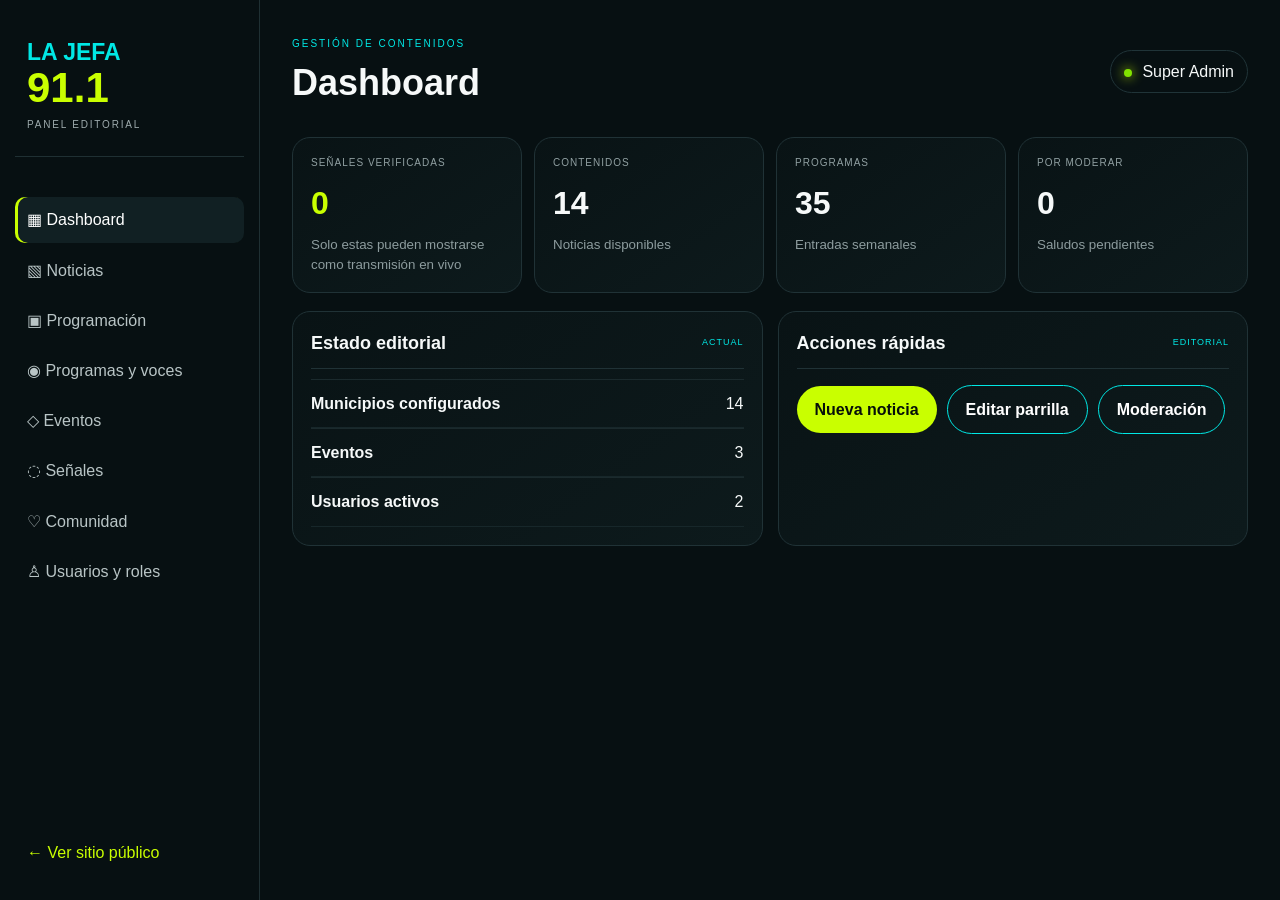
<file: admin.html>
<!doctype html>
<html lang="es">
<head>
  <meta charset="utf-8" />
  <meta name="viewport" content="width=device-width, initial-scale=1" />
  <meta name="theme-color" content="#070b0c" />
  <title>La Jefa 91.1 · Panel editorial</title>
  <link rel="stylesheet" href="assets/css/styles.css" />
</head>
<body class="admin-body">
  <aside class="admin-sidebar">
    <a class="admin-logo" href="index.html" aria-label="Volver a La Jefa 91.1"><strong>LA JEFA</strong><b>91.1</b><span>PANEL EDITORIAL</span></a>
    <nav id="adminNav" aria-label="Administración">
      <button class="active" data-admin-view="dashboard">▦ Dashboard</button>
      <button data-admin-view="noticias">▧ Noticias</button>
      <button data-admin-view="programacion">▣ Programación</button>
      <button data-admin-view="contenidos">◉ Programas y voces</button>
      <button data-admin-view="eventos">◇ Eventos</button>
      <button data-admin-view="senales">◌ Señales</button>
      <button data-admin-view="comunidad">♡ Comunidad</button>
      <button data-admin-view="usuarios">♙ Usuarios y roles</button>
    </nav>
    <a class="admin-back" href="index.html">← Ver sitio público</a>
  </aside>
  <main class="admin-main">
    <header class="admin-top">
      <div><span>GESTIÓN DE CONTENIDOS</span><h1 id="adminTitle">Dashboard</h1></div>
      <div class="admin-profile"><span class="status-dot"></span> Super Admin</div>
    </header>
    <section id="adminContent" aria-live="polite"></section>
  </main>
  <dialog class="modal admin-editor-modal" id="adminModal"><button class="modal-close" data-close-modal aria-label="Cerrar">×</button><div id="adminModalContent"></div></dialog>
  <div class="toast" id="adminToast" role="status" aria-live="polite"></div>
  <script src="assets/js/admin.js"></script>
</body>
</html>
</file>
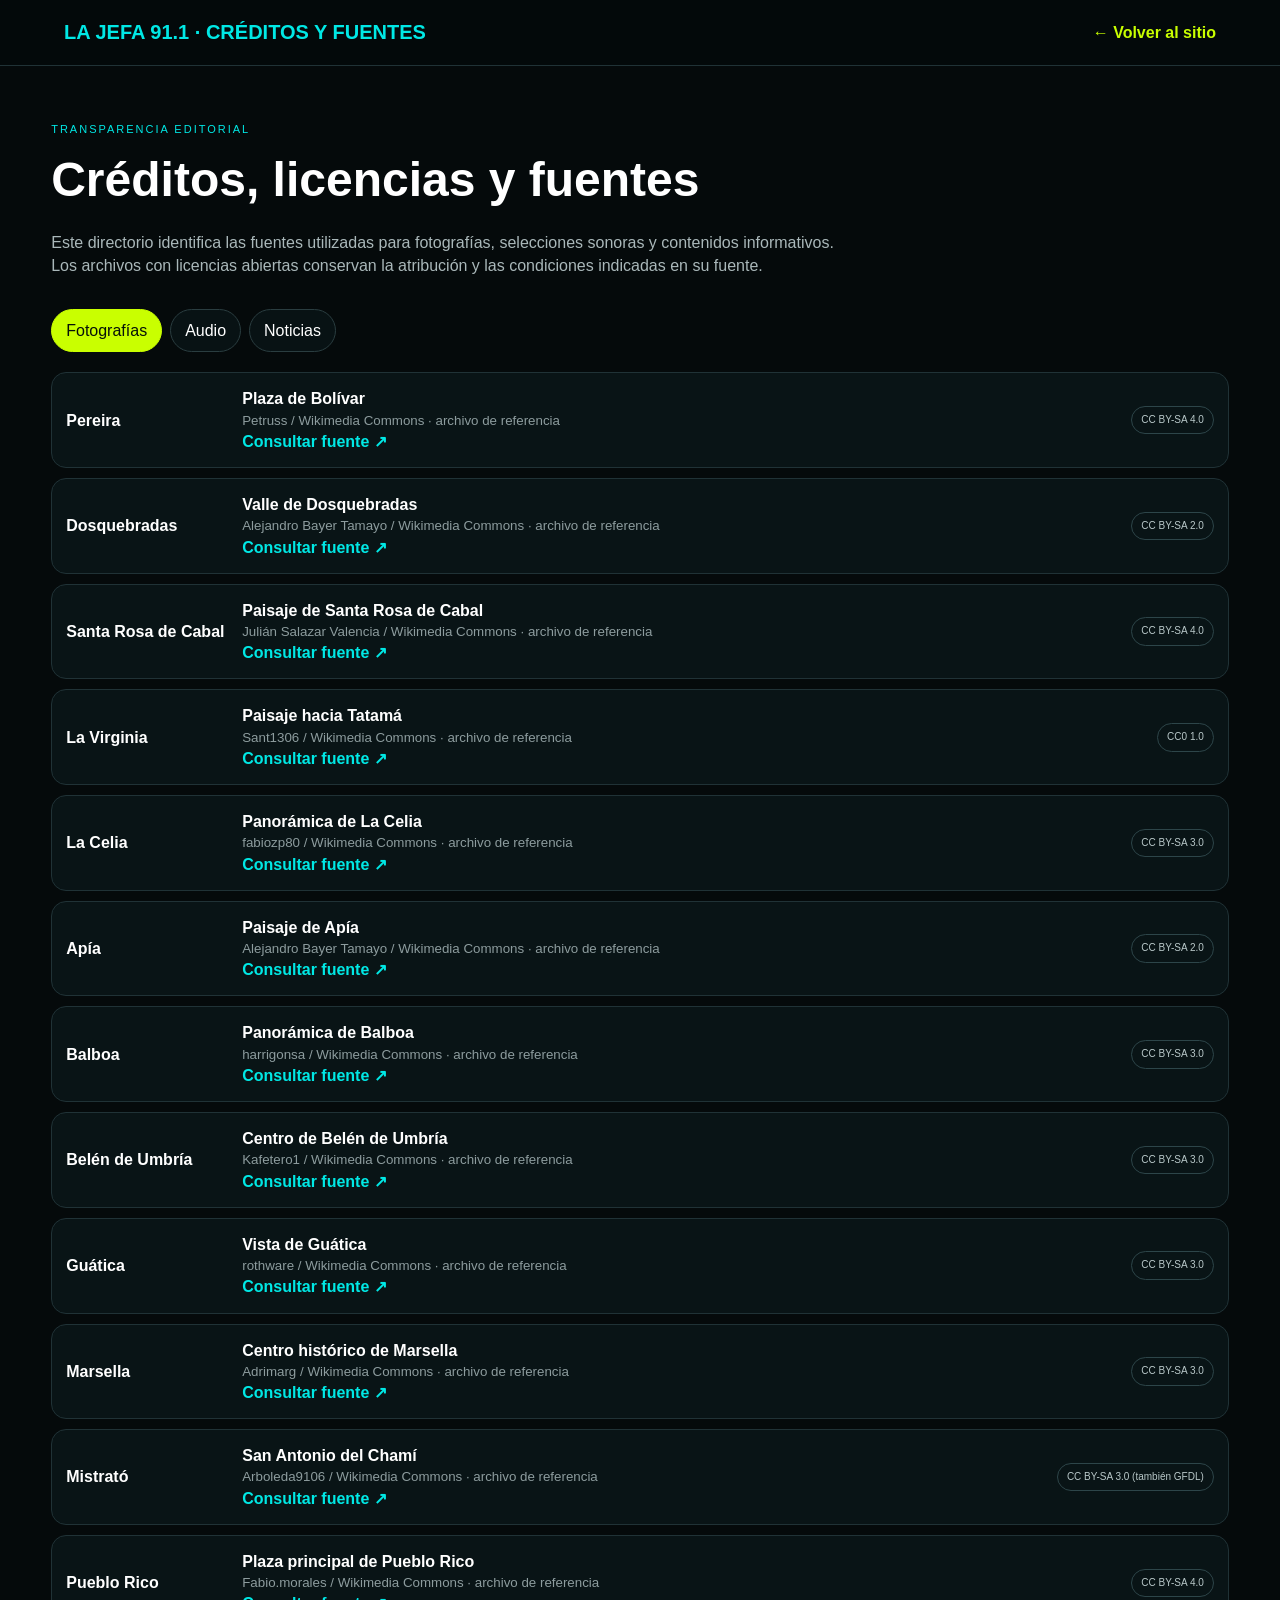
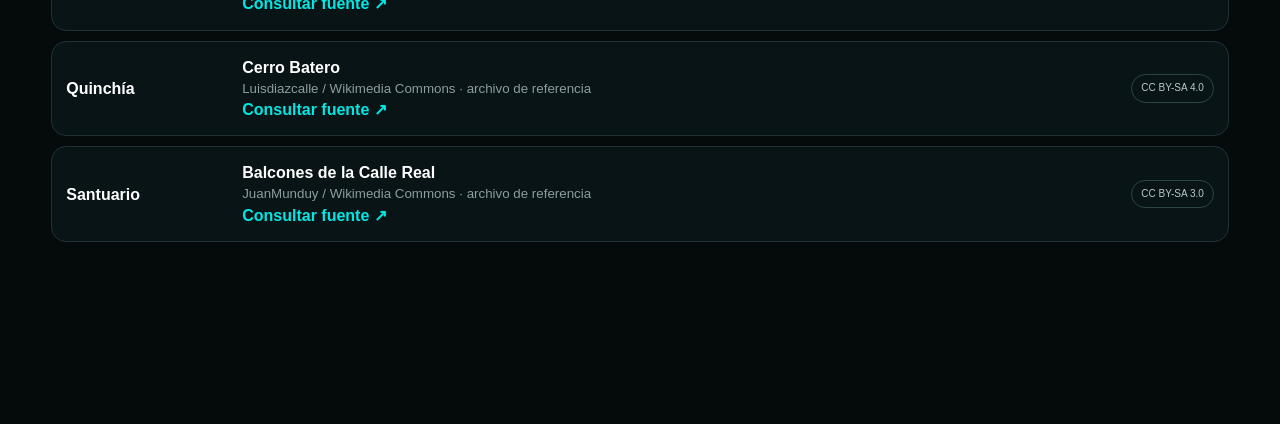
<file: credits.html>
<!doctype html>
<html lang="es">
<head>
  <meta charset="utf-8" />
  <meta name="viewport" content="width=device-width, initial-scale=1" />
  <meta name="theme-color" content="#070b0c" />
  <title>Créditos y fuentes · La Jefa 91.1</title>
  <link rel="stylesheet" href="assets/css/styles.css" />
</head>
<body class="credits-page">
  <header class="credits-header"><b>LA JEFA 91.1 · CRÉDITOS Y FUENTES</b><a href="index.html">← Volver al sitio</a></header>
  <main class="credits-main">
    <header><span>TRANSPARENCIA EDITORIAL</span><h1>Créditos, licencias y fuentes</h1><p>Este directorio identifica las fuentes utilizadas para fotografías, selecciones sonoras y contenidos informativos. Los archivos con licencias abiertas conservan la atribución y las condiciones indicadas en su fuente.</p></header>
    <nav class="credits-tabs" id="creditsTabs" aria-label="Tipos de fuente"><button class="active" data-credit-type="images">Fotografías</button><button data-credit-type="audio">Audio</button><button data-credit-type="news">Noticias</button></nav>
    <section class="credits-list" id="creditsList" aria-live="polite"></section>
  </main>
  <script src="assets/js/credits.js"></script>
</body>
</html>
</file>
<file: assets/css/styles.css>
:root{--bg:#030708;--panel:#0a1113;--panel2:#10191c;--text:#f6f9f9;--muted:#9ba7a9;--lime:#c9ff00;--lime2:#aee900;--cyan:#00e8e5;--cyan2:#17cfd1;--line:#243235;--danger:#ff4d67;--shadow:0 24px 60px rgba(0,0,0,.38);--radius:22px;--player-h:92px;--header-h:78px}
*{box-sizing:border-box}html{scroll-behavior:smooth;scroll-padding-top:88px}body{margin:0;background:linear-gradient(180deg,#030708,#061012 55%,#030708);color:var(--text);font-family:Inter,Segoe UI,Arial,sans-serif;line-height:1.45;padding-bottom:var(--player-h)}a{color:inherit;text-decoration:none}button,input,textarea,select{font:inherit}button{cursor:pointer}.site-header{height:var(--header-h);position:sticky;top:0;z-index:100;display:grid;grid-template-columns:auto 1px 1fr auto;align-items:center;gap:28px;padding:0 24px;background:rgba(2,7,8,.96);border-top:2px solid #6d3030;border-bottom:1px solid rgba(255,255,255,.06);backdrop-filter:blur(14px)}.brand{display:flex;align-items:center;position:relative;min-width:260px}.brand-berries{position:absolute;left:-22px;top:-12px;color:#d9233b;letter-spacing:-4px;font-size:22px;transform:rotate(-18deg)}.brand-copy{display:grid;grid-template-columns:auto auto;grid-template-rows:auto auto;column-gap:8px;line-height:.86}.brand-copy strong{grid-column:1/3;color:#21e2e7;font-size:27px;letter-spacing:.5px}.brand-copy b{font-size:50px;color:var(--lime);font-weight:900}.brand-copy em{font-style:normal;font-weight:900;font-size:20px;align-self:end;padding-bottom:8px}.header-divider{height:36px;background:var(--cyan);opacity:.8}.desktop-nav{display:flex;height:100%;align-items:stretch;gap:32px}.desktop-nav a{display:flex;align-items:center;font-weight:750;color:#ecf1f1;position:relative;white-space:nowrap}.desktop-nav a.active{color:var(--lime)}.desktop-nav a.active:after{content:"";height:4px;position:absolute;bottom:12px;left:0;right:0;background:var(--lime);border-radius:99px}.header-actions{display:flex;align-items:center;gap:12px}.live-cta{border:0;border-radius:999px;background:var(--lime);color:#05100a;font-weight:950;padding:13px 22px;box-shadow:0 0 20px rgba(201,255,0,.14)}.icon-btn{width:43px;height:43px;border:0;background:transparent;color:#fff;font-size:27px;border-radius:12px}.icon-btn:hover{background:#10191b}.menu-btn{font-size:22px}
.hero{height:min(560px,61vh);min-height:470px;position:relative;overflow:hidden;background:#071012}.hero-bg{position:absolute;inset:0}.hero-bg img{width:100%;height:100%;object-fit:cover;object-position:center}.hero-video-shell{position:absolute;right:0;top:0;width:49%;height:100%;overflow:hidden;mask-image:linear-gradient(90deg,transparent 0,#000 18%,#000 100%);-webkit-mask-image:linear-gradient(90deg,transparent 0,#000 18%,#000 100%)}.hero-video{width:100%;height:100%;object-fit:cover;object-position:center}.hero-shade{position:absolute;inset:0;background:linear-gradient(90deg,rgba(1,5,6,.92) 0,rgba(1,5,6,.72) 23%,rgba(1,5,6,.17) 48%,rgba(1,5,6,.02) 75%),linear-gradient(0deg,rgba(1,7,8,.72) 0,transparent 34%)}.hero-content{position:relative;z-index:2;width:min(720px,55%);padding:54px 0 0 56px}.hero-kicker{display:none;color:var(--cyan);font-size:12px;letter-spacing:2.3px}.hero h1{margin:0;display:flex;flex-direction:column;font-style:italic;line-height:.9;text-transform:uppercase;text-shadow:0 4px 20px rgba(0,0,0,.45)}.hero h1 span{font-size:58px}.hero h1 strong{font-size:76px;color:var(--lime);font-weight:950}.hero-content>p{margin:12px 0 25px;font-style:italic;font-size:31px;font-weight:650}.hero-player-card{width:min(590px,100%);height:102px;border:1.5px solid #d8e4e2;border-radius:24px;background:linear-gradient(90deg,rgba(5,14,15,.94),rgba(13,36,25,.87));display:flex;align-items:center;gap:18px;padding:14px 22px;box-shadow:var(--shadow),inset 0 0 28px rgba(201,255,0,.07)}.hero-play,.player-circle{border:0;border-radius:50%;display:grid;place-items:center;background:var(--lime);color:#061109;box-shadow:0 0 22px rgba(201,255,0,.55);font-weight:950}.hero-play{width:66px;height:66px;font-size:25px;flex:0 0 auto}.hero-player-line{height:60px;width:2px;background:var(--lime)}.hero-player-meta{display:flex;flex-direction:column;white-space:nowrap}.hero-player-meta b{color:var(--lime);font-size:20px}.hero-player-meta strong{font-size:21px}.hero-player-meta small{font-size:11px;color:#b3c0c0}.mini-wave,.waveform{display:flex;align-items:center;justify-content:center;gap:2px;overflow:hidden}.mini-wave{height:56px;flex:1}.mini-wave i,.waveform i{display:block;width:3px;height:var(--h);background:linear-gradient(180deg,var(--lime),var(--cyan));border-radius:4px;animation:wave 1.05s ease-in-out infinite alternate;animation-delay:calc(var(--i)*-35ms)}@keyframes wave{0%{transform:scaleY(.28);opacity:.65}100%{transform:scaleY(1);opacity:1}}body:not(.audio-playing) .waveform i,body:not(.audio-playing) .mini-wave i{animation-play-state:paused;transform:scaleY(.45)}
.municipality-strip{min-height:78px;display:flex;align-items:center;gap:20px;padding:10px 5%;background:linear-gradient(180deg,#061012,#071113);border-bottom:1px solid #182326;position:relative;z-index:4}.municipality-label{font-weight:700;white-space:nowrap}.municipality-label span{margin-right:8px}.municipality-chips{display:flex;gap:14px;flex:1}.municipality-chip{min-width:150px;border:2px solid var(--cyan2);background:#071011;color:#fff;border-radius:999px;padding:10px 18px;font-weight:800;display:flex;gap:12px;align-items:center;justify-content:center}.municipality-chip.active{border-color:var(--lime);background:var(--lime);color:#061109}.more-municipalities{border:0;background:transparent;color:var(--lime);font-weight:850;white-space:nowrap}.section-wrap{width:min(1600px,96%);margin-inline:auto}.dashboard-row{display:grid;grid-template-columns:1.1fr 1.15fr 1fr;gap:16px;padding:16px 0 12px}.home-panel{min-width:0}.panel-title-row{display:flex;align-items:center;justify-content:space-between;border-bottom:2px solid #3b4648;padding:0 14px 11px}.panel-title-row h2{margin:0;font-size:20px}.panel-title-row a{color:var(--lime);font-weight:800;font-size:14px}.cyan-icon{color:var(--cyan);font-size:24px;margin-right:8px}.featured-news{margin-top:12px;background:linear-gradient(135deg,#0a1214,#111b1e);border-radius:17px;padding:12px;display:grid;grid-template-columns:1.25fr 1fr;gap:16px;min-height:188px;box-shadow:inset 0 0 0 1px rgba(255,255,255,.03)}.featured-news img{width:100%;height:100%;object-fit:cover;border-radius:13px;min-height:164px}.featured-news h3{font-size:20px;line-height:1.13;margin:8px 0}.featured-news p{font-size:13px;color:#c1cbcc}.content-tag{font-size:10px;font-weight:900;color:#08110b;background:var(--lime);padding:3px 7px;border-radius:99px}.text-link{border:0;background:transparent;color:var(--lime);font-weight:800;padding:0}.schedule-list{display:grid;gap:8px;margin-top:12px}.schedule-item{display:grid;grid-template-columns:116px 1fr 30px;align-items:center;gap:12px;background:linear-gradient(90deg,#0c1517,#111a1c);border-radius:14px;padding:10px 12px;border:1px solid rgba(255,255,255,.04)}.schedule-item time{border:1.5px solid var(--cyan);border-radius:11px;padding:7px;text-align:center;font-weight:850}.schedule-item div{display:flex;flex-direction:column}.schedule-item small{color:#b4bfc0}.schedule-item>span{color:var(--lime);font-size:22px}.schedule-item.current{box-shadow:inset 4px 0 0 var(--lime)}.host-grid.mini{display:grid;grid-template-columns:repeat(3,1fr);gap:8px;margin-top:12px}.host-card{height:188px;padding:0;border:1px solid #334144;border-radius:13px;overflow:hidden;background:#0a1113;position:relative}.host-card img{width:100%;height:100%;object-fit:cover}.host-card span{position:absolute;left:0;right:0;bottom:0;padding:26px 8px 8px;background:linear-gradient(transparent,rgba(0,0,0,.88));color:#fff;font-size:11px;font-weight:800;opacity:0;transition:.2s}.host-card:hover span{opacity:1}
.content-section{padding-top:72px;padding-bottom:36px}.section-heading{display:flex;justify-content:space-between;align-items:end;margin-bottom:24px}.section-heading span,.community-layout>div>span,.map-copy>span{color:var(--cyan);font-size:12px;font-weight:900;letter-spacing:1.7px}.section-heading h2,.community-layout h2,.map-copy h2{font-size:36px;margin:3px 0 0}.section-filter{color:var(--lime);font-weight:900;border:1px solid #314145;border-radius:999px;padding:8px 15px}.news-grid{display:grid;grid-template-columns:repeat(3,1fr);gap:18px}.news-card{border:1px solid #1d2a2d;background:#081113;border-radius:20px;overflow:hidden;min-height:400px}.news-card-media{height:210px;background-size:cover;background-position:center;position:relative}.news-card-media:after{content:"";position:absolute;inset:0;background:linear-gradient(transparent,rgba(0,0,0,.7))}.news-card-media span{position:absolute;z-index:2;left:15px;bottom:14px;background:var(--cyan);color:#041112;font-weight:900;border-radius:99px;padding:5px 9px;font-size:11px}.news-card>div:last-child{padding:18px}.news-card small{color:var(--cyan)}.news-card h3{font-size:22px;margin:8px 0}.news-card p{color:#aeb9bb}.news-card a{color:var(--lime);font-weight:800}.day-tabs{display:flex;gap:7px}.day-tab,.ghost-btn{border:1px solid #354447;background:#0b1416;color:#fff;padding:8px 12px;border-radius:999px}.day-tab.active{background:var(--lime);color:#051009;border-color:var(--lime);font-weight:900}.full-schedule{display:grid;gap:10px}.full-schedule-row{display:grid;grid-template-columns:150px 1fr auto;align-items:center;padding:17px 19px;border-radius:15px;background:#091214;border:1px solid #1c292c}.full-schedule-row time{font-size:18px;font-weight:900;color:var(--cyan)}.full-schedule-row div{display:flex;flex-direction:column}.full-schedule-row div span{color:#a9b5b6}.full-schedule-row em{font-style:normal;font-size:11px;border:1px solid #344245;border-radius:999px;padding:5px 9px}.full-schedule-row.live{box-shadow:inset 5px 0 0 var(--lime)}.full-schedule-row.live em{color:#08110a;background:var(--lime);border-color:var(--lime);font-weight:900}.split-section{background:linear-gradient(135deg,#071416,#091011 60%,#101712);border-block:1px solid #1a2a2d;margin-top:42px}.map-layout{min-height:520px;display:grid;grid-template-columns:.7fr 1.3fr;align-items:center;gap:50px}.map-copy p{max-width:540px;color:#b2bdbf;font-size:18px}.map-status{margin-top:28px;border-left:4px solid var(--lime);padding-left:15px;display:flex;flex-direction:column}.map-status b{font-size:22px}.map-status span{color:#a8b5b6}.region-map{height:440px;border-radius:42% 58% 50% 46%/52% 45% 57% 48%;background:radial-gradient(circle at 45% 45%,rgba(36,125,82,.55),rgba(11,43,33,.76) 45%,rgba(5,20,18,.9) 70%),linear-gradient(120deg,#174d35,#0a2520);border:1px solid rgba(0,232,229,.22);position:relative;box-shadow:inset 0 0 90px rgba(0,0,0,.35),0 25px 80px rgba(0,0,0,.25)}.region-map:before{content:"RISARALDA · EXPLORA LA REGIÓN";position:absolute;inset:auto auto 15px 25px;color:rgba(255,255,255,.3);font-size:10px;letter-spacing:2px}.map-point{position:absolute;left:var(--x);top:var(--y);transform:translate(-50%,-50%);background:transparent;border:0;color:#d7e4e2}.map-point i{display:block;width:12px;height:12px;background:var(--cyan);border:3px solid #fff;border-radius:50%;box-shadow:0 0 0 5px rgba(0,232,229,.18),0 0 20px var(--cyan)}.map-point span{position:absolute;top:15px;left:50%;transform:translateX(-50%);white-space:nowrap;background:rgba(1,8,8,.8);border:1px solid #2b4344;border-radius:7px;padding:2px 6px;font-size:9px;opacity:0;transition:.2s}.map-point:hover span,.map-point.active span{opacity:1}.map-point.active i{background:var(--lime);box-shadow:0 0 0 6px rgba(201,255,0,.18),0 0 23px var(--lime)}.podcast-grid,.event-grid{display:grid;grid-template-columns:repeat(3,1fr);gap:18px}.podcast-card,.event-card{background:#091214;border:1px solid #1f2d30;border-radius:20px;padding:18px}.podcast-cover{height:170px;border-radius:15px;background:linear-gradient(135deg,#09191c,#164f44 48%,#0be5de);display:flex;align-items:center;justify-content:center;position:relative;overflow:hidden}.podcast-cover:before{content:"";position:absolute;width:220px;height:220px;border:28px solid rgba(201,255,0,.18);border-radius:50%}.podcast-cover span{font-size:54px;color:var(--lime);font-weight:950;z-index:1}.podcast-cover i{position:absolute;right:15px;bottom:15px;width:44px;height:44px;border-radius:50%;background:var(--lime);display:grid;place-items:center;color:#04100a;font-style:normal}.podcast-card small,.event-card small{display:block;color:var(--cyan);margin-top:14px}.podcast-card h3,.event-card h3{font-size:22px;margin:4px 0}.podcast-card p,.event-card p{color:#a9b5b6}.podcast-card button{display:block;margin-top:12px;background:transparent;border:1px solid #334447;border-radius:999px;color:var(--lime);padding:8px 12px}.event-card{display:grid;grid-template-columns:90px 1fr;gap:15px}.event-card>time{display:grid;place-items:center;align-self:start;border-radius:16px;background:var(--lime);color:#06100a;min-height:85px;font-weight:950;text-align:center}.hosts-detail-grid{display:grid;grid-template-columns:repeat(3,1fr);gap:18px}.host-detail{display:grid;grid-template-columns:145px 1fr;background:#091214;border:1px solid #1c292c;border-radius:20px;overflow:hidden;min-height:225px}.host-detail img{width:100%;height:100%;object-fit:cover}.host-detail>div{padding:18px}.host-detail small{color:var(--cyan)}.host-detail h3{margin:5px 0;font-size:21px}.host-detail p{color:#a6b3b4}.host-detail span{display:block;color:var(--lime);font-weight:800;margin-bottom:10px}.community-band{margin-top:60px;background:linear-gradient(100deg,#0e2523,#081516 55%,#142407);border-block:1px solid #23403b}.community-layout{min-height:280px;display:flex;align-items:center;justify-content:space-between;gap:30px}.community-layout p{max-width:720px;color:#b7c2c3;font-size:17px}.community-actions{display:flex;gap:12px}.primary-btn,.secondary-btn{border-radius:999px;padding:12px 18px;font-weight:900}.primary-btn{border:0;background:var(--lime);color:#061009}.secondary-btn{border:1px solid var(--cyan);background:transparent;color:#fff}.sponsors{padding-block:44px 65px;text-align:center}.sponsors>span{color:#728184;font-size:10px;letter-spacing:2px}.sponsor-track{display:grid;grid-template-columns:repeat(4,1fr);gap:10px;margin-top:18px}.sponsor-track b{padding:20px;border:1px dashed #324346;border-radius:14px;color:#809093}.site-footer{padding:45px 5% calc(var(--player-h) + 30px);display:grid;grid-template-columns:1fr auto;gap:25px;border-top:1px solid #182426;background:#020607}.site-footer strong{font-size:26px;color:var(--lime)}.site-footer p,.site-footer small{color:#829093}.site-footer>div:nth-child(2){display:flex;gap:20px;align-items:center}.site-footer small{grid-column:1/3}
.persistent-player{position:fixed;z-index:120;left:0;right:0;bottom:0;height:var(--player-h);display:grid;grid-template-columns:34px 66px 34px 1px minmax(210px,310px) 1fr 42px 170px 44px;align-items:center;gap:18px;padding:12px 34px;background:rgba(4,12,14,.97);border-top:1px solid #536149;box-shadow:0 -15px 40px rgba(0,0,0,.32);backdrop-filter:blur(14px)}.player-circle{width:60px;height:60px;border:4px solid var(--lime);background:#0b1314;color:#fff;font-size:22px}.player-divider{height:54px;background:#338b7d}.player-copy{display:flex;flex-direction:column}.player-copy strong{font-size:20px}.player-copy strong b{color:var(--lime)}.player-copy small{color:#8e9b9d}.waveform{height:55px}.waveform i{width:3px}.mute-btn,.expand-btn,.skip-btn{border:0;background:transparent;color:#fff;font-size:22px}.skip-btn{font-size:17px;color:#aebbbc}.skip-btn:hover{color:var(--lime)}.persistent-player input[type=range]{accent-color:var(--lime);width:100%}.persistent-player.expanded{height:150px;grid-template-columns:34px 72px 34px 1px minmax(250px,360px) 1fr 44px 220px 44px}.mobile-nav{display:none}.drawer{position:fixed;z-index:160;right:-390px;top:0;bottom:0;width:min(390px,90vw);background:#061012;border-left:1px solid #24363a;padding:24px;transition:.3s}.drawer.open{right:0}.drawer-head{display:flex;justify-content:space-between;align-items:center;color:var(--lime);font-size:20px}.drawer-head button{border:0;background:transparent;color:#fff;font-size:34px}.drawer nav{display:grid;margin-top:30px}.drawer nav a{padding:14px 4px;border-bottom:1px solid #1b292c}.scrim{position:fixed;z-index:150;inset:0;background:rgba(0,0,0,.62);opacity:0;pointer-events:none;transition:.25s}.scrim.show{opacity:1;pointer-events:auto}.modal{width:min(760px,92vw);border:1px solid #304447;border-radius:22px;background:#071113;color:#fff;box-shadow:var(--shadow);padding:28px}.modal::backdrop{background:rgba(0,0,0,.72);backdrop-filter:blur(4px)}.modal-close{position:absolute;right:15px;top:10px;border:0;background:transparent;color:#fff;font-size:32px}.modal-kicker{color:var(--cyan);font-weight:900;font-size:11px;letter-spacing:1.8px}.municipality-modal-grid{display:grid;grid-template-columns:repeat(2,1fr);gap:8px;margin-top:20px}.municipality-option{display:flex;flex-direction:column;align-items:flex-start;border:1px solid #314448;border-radius:12px;padding:11px;background:#0b1618;color:#fff}.municipality-option small{color:#879597}.municipality-option.active{border-color:var(--lime);box-shadow:inset 4px 0 0 var(--lime)}.search-modal input{width:100%;background:#0c1719;border:1px solid #2e4145;border-radius:13px;color:#fff;padding:14px}.search-results{display:grid;gap:7px;margin-top:12px}.search-results button{display:flex;flex-direction:column;align-items:flex-start;background:#0b1517;color:#fff;border:1px solid #1f3033;border-radius:12px;padding:10px}.search-results small{color:var(--cyan)}.host-modal-layout{display:grid;grid-template-columns:220px 1fr;gap:25px}.host-modal-layout img{width:100%;height:280px;object-fit:cover;border-radius:16px}.interaction-form{display:grid;gap:12px}.interaction-form label{display:grid;gap:6px;color:#b6c2c3}.interaction-form input,.interaction-form textarea,.interaction-form select{background:#0b1517;border:1px solid #2b3e41;border-radius:10px;padding:11px;color:#fff}.interaction-form textarea{min-height:120px}.poll-options{display:grid;grid-template-columns:1fr 1fr;gap:10px}.poll-options button{padding:16px;border:1px solid #2e4346;border-radius:13px;background:#0b1517;color:#fff}.poll-options button.selected{background:var(--lime);color:#051009}
/* admin */.admin-body{padding:0;display:grid;grid-template-columns:260px 1fr;min-height:100vh}.admin-sidebar{position:sticky;top:0;height:100vh;background:#051012;border-right:1px solid #203033;padding:22px 14px;display:flex;flex-direction:column}.admin-logo{display:grid;padding:10px 12px 25px;border-bottom:1px solid #243336}.admin-logo strong{color:var(--cyan);font-size:23px}.admin-logo b{color:var(--lime);font-size:40px;line-height:.95}.admin-logo span{font-size:10px;letter-spacing:2px;color:#7f8e90}.admin-sidebar nav{display:grid;gap:4px;margin-top:20px}.admin-sidebar nav button{border:0;background:transparent;color:#cbd5d6;text-align:left;padding:12px;border-radius:10px}.admin-sidebar nav button.active,.admin-sidebar nav button:hover{background:#132022;color:var(--lime)}.admin-back{margin-top:auto;color:#91a0a2;padding:12px}.admin-main{padding:28px 35px 60px;background:#071012}.admin-top{display:flex;justify-content:space-between;align-items:center;margin-bottom:28px}.admin-top span{color:var(--cyan);font-size:10px;letter-spacing:1.8px}.admin-top h1{font-size:32px;margin:2px 0}.admin-profile{border:1px solid #2b3d40;border-radius:999px;padding:8px 13px}.status-dot{display:inline-block;width:8px;height:8px;background:var(--lime);border-radius:50%;margin-right:6px;box-shadow:0 0 12px var(--lime)}.admin-stats{display:grid;grid-template-columns:repeat(4,1fr);gap:14px}.admin-stats article,.admin-card{background:#0b1517;border:1px solid #1e2d30;border-radius:16px;padding:18px}.admin-stats span{color:#819092;font-size:10px;letter-spacing:1.2px}.admin-stats b{display:block;font-size:30px;margin:4px 0}.admin-stats b.green{color:var(--lime)}.admin-stats small{color:#7f8d8f}.admin-grid{display:grid;grid-template-columns:1fr 1fr;gap:14px;margin-top:14px}.admin-card-title{display:flex;align-items:center;justify-content:space-between;margin-bottom:12px}.admin-card-title h2{font-size:19px;margin:0}.admin-card-title span{font-size:9px;color:var(--cyan)}.signal-row,.generic-admin-row,.schedule-admin-row{display:flex;align-items:center;justify-content:space-between;padding:12px 0;border-top:1px solid #1b2a2d}.signal-row .ok{color:var(--lime)}.signal-row .pending{color:#f5c255}.activity{color:#9ca9aa;line-height:1.8}.admin-toolbar{display:flex;justify-content:space-between;align-items:center;margin-bottom:14px}.admin-toolbar p{color:#9aa8a9}.admin-table{border:1px solid #1e2d30;border-radius:16px;overflow:hidden}.admin-table-head,.admin-table-row{display:grid;grid-template-columns:2fr 1fr .8fr .5fr;gap:12px;padding:13px 16px}.admin-table-head{background:#0d181a;color:#829193;font-size:11px;font-weight:900}.admin-table-row{border-top:1px solid #1c292c;align-items:center}.admin-table-row>span:first-child{display:flex;flex-direction:column}.admin-table-row small{color:#758386}.status-pill{font-style:normal;font-size:9px;color:var(--lime);border:1px solid #31473f;border-radius:999px;padding:4px 7px}.schedule-admin-row{display:grid;grid-template-columns:130px 1fr auto}.schedule-admin-row div{display:flex;flex-direction:column}.schedule-admin-row small{color:#7f8d8f}
@media (max-width:1250px){.desktop-nav{gap:17px}.desktop-nav a{font-size:14px}.brand{min-width:220px}.brand-copy strong{font-size:22px}.brand-copy b{font-size:42px}.live-cta{padding-inline:16px}.hero-content{padding-left:35px}.dashboard-row{grid-template-columns:1fr 1fr}.hosts-panel{grid-column:1/3}.host-grid.mini{grid-template-columns:repeat(3,180px);justify-content:start}.news-grid{grid-template-columns:repeat(2,1fr)}}
@media (max-width:920px){:root{--header-h:64px;--player-h:70px}.site-header{grid-template-columns:1fr auto;padding:0 14px}.header-divider,.desktop-nav,.header-actions .live-cta,.header-actions #searchOpen{display:none}.brand{min-width:unset}.brand-copy strong{font-size:18px}.brand-copy b{font-size:34px}.brand-copy em{font-size:13px;padding-bottom:5px}.hero{height:680px;min-height:0}.hero-bg img{object-position:58% center}.hero-video-shell{right:-12%;width:75%;height:100%;opacity:.62}.hero-shade{background:linear-gradient(180deg,rgba(1,5,6,.18),rgba(1,5,6,.78) 58%,rgba(1,5,6,.95)),linear-gradient(90deg,rgba(1,5,6,.65),transparent 70%)}.hero-content{width:100%;padding:285px 20px 0}.hero h1 span{font-size:42px}.hero h1 strong{font-size:58px}.hero-content>p{font-size:23px}.hero-player-card{height:88px}.hero-play{width:58px;height:58px}.hero-player-meta b,.hero-player-meta strong{font-size:16px}.municipality-strip{padding:10px 14px;overflow-x:auto;gap:12px}.municipality-label,.more-municipalities{display:none}.municipality-chips{min-width:max-content}.municipality-chip{min-width:auto;padding:8px 13px}.dashboard-row{display:block;padding-inline:12px}.home-panel{margin-bottom:24px}.hosts-panel{grid-column:auto}.host-grid.mini{grid-template-columns:repeat(3,1fr)}.news-grid,.podcast-grid,.event-grid,.hosts-detail-grid{grid-template-columns:1fr 1fr}.map-layout{grid-template-columns:1fr;padding:60px 10px}.region-map{height:390px}.section-wrap{width:94%}.persistent-player{height:70px;grid-template-columns:50px 1fr 42px;padding:8px 12px;gap:10px;bottom:64px}.player-circle{width:48px;height:48px;border-width:3px}.player-divider,.waveform,.persistent-player input,.expand-btn,.skip-btn{display:none}.player-copy strong{font-size:14px}.player-copy small{font-size:10px}.mobile-nav{display:grid;position:fixed;z-index:130;left:0;right:0;bottom:0;height:64px;background:#061012;border-top:1px solid #223235;grid-template-columns:repeat(5,1fr)}.mobile-nav a,.mobile-nav button{border:0;background:transparent;color:#c0cbcc;display:flex;flex-direction:column;align-items:center;justify-content:center;font-size:10px;gap:2px}.mobile-nav span{font-size:18px;color:var(--cyan)}body{padding-bottom:134px}.site-footer{padding-bottom:170px}.admin-body{display:block}.admin-sidebar{position:relative;height:auto}.admin-sidebar nav{grid-template-columns:repeat(2,1fr)}.admin-main{padding:20px 14px}.admin-stats{grid-template-columns:1fr 1fr}.admin-grid{grid-template-columns:1fr}.admin-table{overflow-x:auto}.admin-table-head,.admin-table-row{min-width:760px}}
@media (max-width:620px){.hero{height:630px}.hero-video-shell{right:-24%;width:92%;opacity:.55}.hero-content{padding-top:275px}.hero h1 span{font-size:35px}.hero h1 strong{font-size:47px}.hero-player-card{padding:10px 12px;gap:10px}.hero-player-line{height:50px}.mini-wave{display:none}.hero-player-meta small{max-width:160px;overflow:hidden;text-overflow:ellipsis}.panel-title-row{padding-inline:4px}.panel-title-row h2{font-size:17px}.featured-news{grid-template-columns:1fr}.featured-news img{height:170px}.host-card{height:150px}.news-grid,.podcast-grid,.event-grid,.hosts-detail-grid{grid-template-columns:1fr}.section-heading{align-items:flex-start;gap:14px;flex-direction:column}.section-heading h2,.community-layout h2,.map-copy h2{font-size:28px}.day-tabs{overflow-x:auto;width:100%;padding-bottom:5px}.full-schedule-row{grid-template-columns:100px 1fr}.full-schedule-row em{display:none}.region-map{height:330px}.map-point span{font-size:8px}.event-card{grid-template-columns:70px 1fr}.host-detail{grid-template-columns:115px 1fr}.community-layout{display:block;padding:50px 0}.community-actions{margin-top:20px}.sponsor-track{grid-template-columns:1fr 1fr}.site-footer{grid-template-columns:1fr}.site-footer>div:nth-child(2){display:grid;gap:8px}.site-footer small{grid-column:auto}.municipality-modal-grid{grid-template-columns:1fr}.host-modal-layout{grid-template-columns:1fr}.host-modal-layout img{height:220px}.poll-options{grid-template-columns:1fr}.admin-top{align-items:flex-start;gap:10px;flex-direction:column}.admin-stats{grid-template-columns:1fr}}
@media (prefers-reduced-motion:reduce){*{scroll-behavior:auto!important;animation-duration:.001ms!important;animation-iteration-count:1!important}.hero-video{display:none}}

/* V2 professional functional layer */
.regional-focus{display:grid;grid-template-columns:minmax(360px,.92fr) 1.08fr;gap:34px;align-items:stretch;margin-top:28px;margin-bottom:28px;background:linear-gradient(135deg,#081113,#0d181a);border:1px solid #203033;border-radius:24px;padding:18px;box-shadow:var(--shadow)}
.regional-photo-shell{position:relative;min-height:330px;overflow:hidden;border-radius:18px;background:#081012}.regional-photo-shell img{width:100%;height:100%;min-height:330px;object-fit:cover;display:block;transition:opacity .35s ease,transform .55s ease}.regional-photo-shell:hover img{transform:scale(1.018)}.regional-photo-shell>a{position:absolute;left:12px;bottom:12px;background:rgba(2,8,9,.82);border:1px solid rgba(255,255,255,.14);border-radius:999px;padding:7px 10px;font-size:10px;color:#d9e2e2;backdrop-filter:blur(7px)}
.regional-focus-copy{padding:28px 26px;display:flex;flex-direction:column;justify-content:center}.regional-focus-copy>span{color:var(--cyan);font-size:12px;letter-spacing:2px;font-weight:900}.regional-focus-copy h2{font-size:46px;line-height:1;margin:12px 0}.regional-focus-copy p{max-width:700px;color:#c2cccd;font-size:17px}.regional-focus-actions,.modal-actions,.admin-actions,.admin-quick-actions{display:flex;gap:10px;flex-wrap:wrap;align-items:center}.source-tag{display:inline-flex;color:#08110b;background:var(--lime);font-weight:900;border-radius:99px;padding:4px 8px;font-size:10px;letter-spacing:.5px}
.button-link{display:inline-flex;align-items:center;justify-content:center}.text-link.danger-link,.danger-link{color:#ff7b8f}.clickable-media{cursor:pointer}.voice-card{border:1px solid #25383b;background:linear-gradient(160deg,#091315,#101d20);border-radius:15px;color:#fff;padding:18px 12px;min-height:150px;text-align:left;display:flex;flex-direction:column;justify-content:flex-end;gap:5px}.voice-card>span{font-size:32px;color:var(--cyan);margin-bottom:auto}.voice-card b{font-size:16px}.voice-card small{color:#a9b7b8}.voice-art{display:grid;place-items:center;min-height:120px;border-radius:15px;background:radial-gradient(circle at 45% 25%,rgba(0,232,229,.2),transparent 40%),linear-gradient(145deg,#0a1719,#101e20);font-size:52px;color:var(--cyan)}.voice-art.large{width:150px;height:150px;margin-bottom:18px}.voice-detail{grid-template-columns:120px 1fr}.voice-modal{max-width:680px}.map-actions{margin-top:18px}.article-modal{max-width:850px}.article-modal img{width:100%;max-height:340px;object-fit:cover;border-radius:18px;margin:12px 0}.license-note{padding:12px;border-radius:12px;background:#091315;border:1px solid #1d3134;color:#aebbbc;font-size:12px}.license-note a{color:var(--cyan)}
.archive-filters{display:grid;grid-template-columns:1fr 220px;gap:10px;margin:18px 0}.archive-filters input,.archive-filters select,.interaction-form input,.interaction-form textarea,.interaction-form select,.admin-form input,.admin-form textarea,.admin-form select{width:100%;border:1px solid #2b3d40;background:#071011;color:#fff;border-radius:11px;padding:12px}.archive-list{display:grid;gap:8px;max-height:52vh;overflow:auto}.archive-list>button,.player-playlist>button,#calendarDetail>button{border:1px solid #223639;background:#0a1517;color:#fff;border-radius:12px;padding:12px;text-align:left;display:flex;justify-content:space-between;gap:10px}.archive-list small,.player-playlist small{color:#9caaac}.calendar-week,.calendar-grid{display:grid;grid-template-columns:repeat(7,1fr);gap:6px}.calendar-week{margin-top:16px}.calendar-week b{text-align:center;color:#aeb9ba;font-size:11px}.calendar-day,.calendar-empty{min-height:78px;border-radius:10px}.calendar-day{border:1px solid #203235;background:#081214;color:#fff;padding:8px;text-align:left;display:flex;flex-direction:column;gap:4px}.calendar-day.has-event{border-color:var(--cyan)}.calendar-day small{font-size:8px;color:#aab6b7;line-height:1.15}.calendar-day b{color:var(--lime)}#calendarDetail{display:grid;gap:6px;margin-top:12px}
.expanded-player{max-width:760px}.expanded-player>img{width:100%;height:260px;object-fit:cover;border-radius:18px;margin-bottom:15px}.player-progress{display:grid;grid-template-columns:44px 1fr 44px;align-items:center;gap:8px}.player-progress input{width:100%}.player-playlist{display:grid;grid-template-columns:1fr 1fr;gap:8px;max-height:260px;overflow:auto}.player-playlist button{flex-direction:column}.poll-result{display:grid;grid-template-columns:1fr 60px;gap:7px;align-items:center;margin:9px 0}.poll-result i{grid-column:1/3;display:block;height:5px;width:var(--w);background:linear-gradient(90deg,var(--cyan),var(--lime));border-radius:99px}.poll-options{display:grid;grid-template-columns:1fr 1fr;gap:8px}.poll-options button{border:1px solid var(--cyan);background:#081214;color:white;border-radius:12px;padding:13px}.success-message{background:rgba(201,255,0,.1);border:1px solid rgba(201,255,0,.4);color:#eaff9c;padding:12px;border-radius:12px}.toast{position:fixed;z-index:999;right:22px;bottom:120px;transform:translateY(16px);opacity:0;pointer-events:none;background:#102023;color:#fff;border:1px solid #315055;border-radius:12px;padding:12px 16px;transition:.2s}.toast.show{opacity:1;transform:none}.load-error{padding:12px;background:#5f1d27;color:white;text-align:center;position:relative;z-index:999}
.schedule-item,.full-schedule-row{color:#fff;text-align:left;width:100%}.schedule-list button.schedule-item,.full-schedule-row{border:1px solid rgba(255,255,255,.04)}

/* Admin V2 */
.admin-body{min-height:100vh;background:#050a0b;padding:0;display:grid;grid-template-columns:260px 1fr}.admin-sidebar{background:#071012;border-right:1px solid #1f3033;min-height:100vh;position:sticky;top:0;height:100vh;padding:24px 15px;display:flex;flex-direction:column}.admin-logo{display:grid;padding:12px 12px 24px;border-bottom:1px solid #1f3033}.admin-logo strong{color:var(--cyan);font-size:23px}.admin-logo b{color:var(--lime);font-size:42px;line-height:.92}.admin-logo span{font-size:10px;letter-spacing:1.8px;color:#9eabad;margin-top:10px}.admin-sidebar nav{display:grid;gap:5px;padding:20px 0;overflow:auto}.admin-sidebar nav button{border:0;background:transparent;color:#b9c5c6;padding:11px 12px;text-align:left;border-radius:10px}.admin-sidebar nav button.active,.admin-sidebar nav button:hover{background:#112023;color:#fff}.admin-sidebar nav button.active{box-shadow:inset 3px 0 0 var(--lime)}.admin-back{margin-top:auto;color:var(--lime);padding:12px}.admin-main{padding:30px 32px;min-width:0}.admin-top{display:flex;justify-content:space-between;align-items:center;margin-bottom:24px}.admin-top>div>span{font-size:10px;letter-spacing:2px;color:var(--cyan)}.admin-top h1{margin:4px 0;font-size:36px}.admin-profile{border:1px solid #203438;border-radius:999px;padding:9px 13px}.status-dot{display:inline-block;width:8px;height:8px;background:#82e300;border-radius:50%;margin-right:6px}.admin-stats{display:grid;grid-template-columns:repeat(4,1fr);gap:12px;margin-bottom:18px}.admin-stats article,.admin-card{background:linear-gradient(145deg,#091315,#0d1a1c);border:1px solid #203236;border-radius:18px;padding:18px}.admin-stats article{display:flex;flex-direction:column;gap:5px}.admin-stats article>span{font-size:10px;color:#91a0a2;letter-spacing:1px}.admin-stats article>b{font-size:32px}.admin-stats .green{color:var(--lime)}.admin-stats small{color:#8d9c9e}.admin-grid{display:grid;grid-template-columns:1fr 1fr;gap:15px}.admin-card-title{display:flex;justify-content:space-between;align-items:center;border-bottom:1px solid #203236;padding-bottom:12px;margin-bottom:10px}.admin-card-title h2{margin:0;font-size:18px}.admin-card-title span{font-size:9px;color:var(--cyan);letter-spacing:1px}.signal-row,.generic-admin-row,.schedule-admin-row,.moderation-row,.signal-config{display:grid;grid-template-columns:1fr auto;align-items:center;gap:12px;border-bottom:1px solid #17272a;padding:12px 0}.schedule-admin-row{grid-template-columns:120px 1fr auto}.schedule-admin-row time{color:var(--cyan);font-weight:800}.schedule-admin-row div,.generic-admin-row>span,.moderation-row>div:first-child,.signal-config>div{display:flex;flex-direction:column}.schedule-admin-row small,.generic-admin-row small,.moderation-row small,.signal-config small{color:#91a0a2}.admin-toolbar{display:flex;justify-content:space-between;align-items:center;gap:15px;margin-bottom:14px}.admin-toolbar p{color:#abb7b8;max-width:800px}.admin-table{background:#091315;border:1px solid #203236;border-radius:18px;overflow:hidden}.admin-table-head,.admin-table-row{display:grid;align-items:center;gap:12px;padding:12px 16px}.admin-table-head{background:#0f1e20;color:#9ca9aa;text-transform:uppercase;font-size:10px;letter-spacing:.7px}.admin-table-row{border-top:1px solid #1c2d30}.admin-table-row>span:first-child{display:flex;flex-direction:column}.admin-table-row small{color:#849396}.news-head{grid-template-columns:2.2fr .8fr .7fr 1.2fr}.event-head{grid-template-columns:1.7fr 1fr .75fr 1fr}.user-head{grid-template-columns:1.4fr 1fr .7fr 1fr}.admin-status{display:inline-flex;width:max-content;padding:5px 8px;border-radius:999px;font-size:9px;font-weight:900}.admin-status.ok{color:#dfff88;background:rgba(201,255,0,.12);border:1px solid rgba(201,255,0,.3)}.admin-status.pending{color:#ffd98f;background:rgba(255,190,50,.11);border:1px solid rgba(255,190,50,.25)}.admin-status.danger{color:#ff9ead;background:rgba(255,77,103,.12);border:1px solid rgba(255,77,103,.3)}.admin-day{margin-bottom:12px}.admin-form,.interaction-form{display:grid;gap:12px}.admin-form label,.interaction-form label{display:grid;gap:6px;font-size:12px;color:#c6d0d0}.admin-form textarea,.interaction-form textarea{min-height:100px;resize:vertical}.form-row{display:grid;grid-template-columns:1fr 1fr;gap:10px}.check-label{display:flex!important;grid-template-columns:auto 1fr!important;align-items:center!important}.check-label input{width:auto}.signal-test-box{padding:10px;border:1px solid #203236;border-radius:12px}.poll-admin-results{display:grid;gap:7px;margin:12px 0}.poll-admin-results>div{display:flex;justify-content:space-between;padding:8px;border-bottom:1px solid #1d2e31}.moderation-row{grid-template-columns:1fr auto auto}.signal-config{grid-template-columns:minmax(280px,1fr) auto auto}.admin-empty{color:#8c9a9c}.admin-editor-modal{max-width:760px}.admin-quick-actions{margin-top:16px}

/* Credits */
.credits-page{min-height:100vh;background:#050a0b;color:#fff}.credits-header{position:sticky;top:0;z-index:5;display:flex;align-items:center;justify-content:space-between;padding:18px 5%;background:rgba(4,10,11,.96);border-bottom:1px solid #203236}.credits-header b{color:var(--cyan);font-size:20px}.credits-header a{color:var(--lime);font-weight:800}.credits-main{width:min(1200px,92%);margin:auto;padding:50px 0 90px}.credits-main>header{max-width:800px;margin-bottom:32px}.credits-main>header span{color:var(--cyan);font-size:11px;letter-spacing:2px}.credits-main h1{font-size:48px;margin:6px 0}.credits-main header p{color:#aab8ba}.credits-tabs{display:flex;gap:8px;flex-wrap:wrap;margin-bottom:20px}.credits-tabs button{border:1px solid #2a3d40;background:#081214;color:#fff;border-radius:999px;padding:9px 14px}.credits-tabs button.active{background:var(--lime);color:#061109;border-color:var(--lime)}.credits-list{display:grid;gap:10px}.credit-row{display:grid;grid-template-columns:160px 1fr auto;gap:16px;align-items:center;background:#091416;border:1px solid #203236;border-radius:15px;padding:14px}.credit-row small{color:#8d9c9e;display:block}.credit-row a{color:var(--cyan);font-weight:700}.credit-license{font-size:10px;border:1px solid #2d4549;border-radius:999px;padding:6px 9px;color:#b9c8c9}

@media(max-width:900px){.regional-focus{grid-template-columns:1fr}.regional-photo-shell{min-height:260px}.regional-focus-copy{padding:12px}.regional-focus-copy h2{font-size:34px}.archive-filters{grid-template-columns:1fr}.admin-body{display:block}.admin-sidebar{position:relative;height:auto;min-height:0}.admin-sidebar nav{grid-template-columns:repeat(2,1fr)}.admin-main{padding:20px 14px}.admin-stats{grid-template-columns:1fr 1fr}.admin-grid{grid-template-columns:1fr}.admin-table{overflow:auto}.admin-table-head,.admin-table-row{min-width:760px}.credits-main h1{font-size:36px}.credit-row{grid-template-columns:1fr}.credit-license{width:max-content}.moderation-row,.signal-config{grid-template-columns:1fr}.schedule-admin-row{grid-template-columns:90px 1fr}.schedule-admin-row .admin-actions{grid-column:1/3}.form-row{grid-template-columns:1fr}}
@media(max-width:620px){.regional-photo-shell,.regional-photo-shell img{min-height:230px}.player-playlist{grid-template-columns:1fr}.calendar-day{min-height:58px;padding:5px}.calendar-day small{display:none}.poll-options{grid-template-columns:1fr}.admin-stats{grid-template-columns:1fr}.admin-sidebar nav{grid-template-columns:1fr 1fr}.credits-header{align-items:flex-start;gap:8px;flex-direction:column}}
</file>
